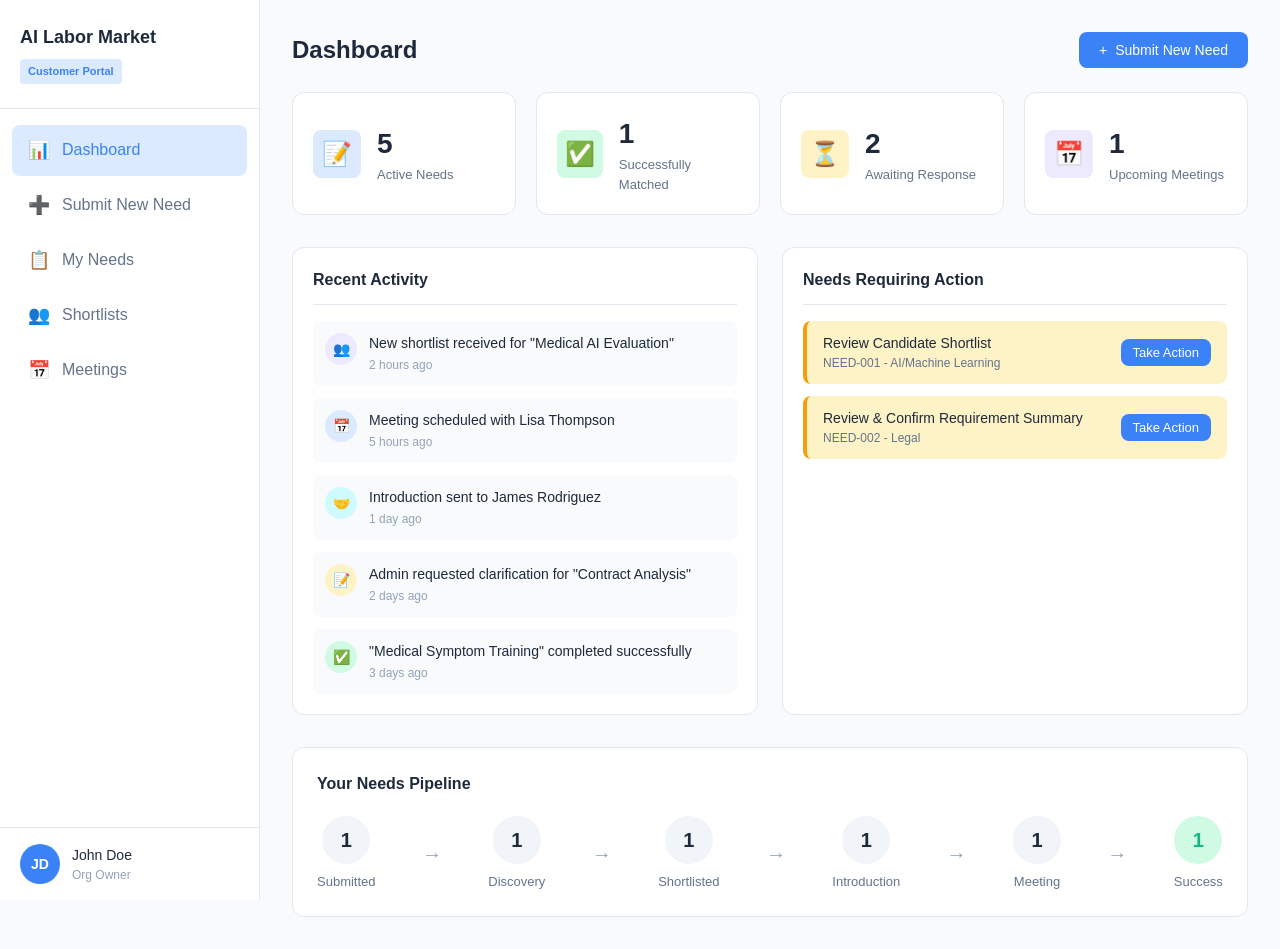
<file: customer.html>
<!DOCTYPE html>
<html lang="en">
<head>
    <meta charset="UTF-8">
    <meta name="viewport" content="width=device-width, initial-scale=1.0">
    <title>Customer Portal - AI Labor Market</title>
    <link rel="stylesheet" href="customer-styles.css">
</head>
<body>
    <div class="app-container">
        <!-- Sidebar Navigation -->
        <aside class="sidebar">
            <div class="sidebar-header">
                <h1 class="logo">AI Labor Market</h1>
                <span class="portal-badge">Customer Portal</span>
            </div>

            <nav class="sidebar-nav">
                <a href="#" class="nav-item active" data-view="dashboard">
                    <span class="nav-icon">📊</span>
                    <span>Dashboard</span>
                </a>
                <a href="#" class="nav-item" data-view="submit-need">
                    <span class="nav-icon">➕</span>
                    <span>Submit New Need</span>
                </a>
                <a href="#" class="nav-item" data-view="my-needs">
                    <span class="nav-icon">📋</span>
                    <span>My Needs</span>
                </a>
                <a href="#" class="nav-item" data-view="shortlists">
                    <span class="nav-icon">👥</span>
                    <span>Shortlists</span>
                </a>
                <a href="#" class="nav-item" data-view="meetings">
                    <span class="nav-icon">📅</span>
                    <span>Meetings</span>
                </a>
            </nav>

            <div class="sidebar-footer">
                <div class="user-info">
                    <div class="user-avatar">JD</div>
                    <div class="user-details">
                        <span class="user-name">John Doe</span>
                        <span class="user-role">Org Owner</span>
                    </div>
                </div>
            </div>
        </aside>

        <!-- Main Content Area -->
        <main class="main-content">
            <!-- Dashboard View -->
            <section id="dashboard-view" class="view active">
                <div class="view-header">
                    <h2>Dashboard</h2>
                    <button class="btn btn-primary" onclick="showView('submit-need')">
                        <span>+</span> Submit New Need
                    </button>
                </div>

                <div class="stats-grid">
                    <div class="stat-card">
                        <div class="stat-icon blue">📝</div>
                        <div class="stat-content">
                            <span class="stat-value" id="stat-active">3</span>
                            <span class="stat-label">Active Needs</span>
                        </div>
                    </div>
                    <div class="stat-card">
                        <div class="stat-icon green">✅</div>
                        <div class="stat-content">
                            <span class="stat-value" id="stat-matched">5</span>
                            <span class="stat-label">Successfully Matched</span>
                        </div>
                    </div>
                    <div class="stat-card">
                        <div class="stat-icon orange">⏳</div>
                        <div class="stat-content">
                            <span class="stat-value" id="stat-pending">2</span>
                            <span class="stat-label">Awaiting Response</span>
                        </div>
                    </div>
                    <div class="stat-card">
                        <div class="stat-icon purple">📅</div>
                        <div class="stat-content">
                            <span class="stat-value" id="stat-meetings">1</span>
                            <span class="stat-label">Upcoming Meetings</span>
                        </div>
                    </div>
                </div>

                <div class="dashboard-grid">
                    <div class="dashboard-section">
                        <h3>Recent Activity</h3>
                        <div class="activity-list" id="activity-list">
                            <!-- Populated by JavaScript -->
                        </div>
                    </div>

                    <div class="dashboard-section">
                        <h3>Needs Requiring Action</h3>
                        <div class="action-items" id="action-items">
                            <!-- Populated by JavaScript -->
                        </div>
                    </div>
                </div>

                <!-- Workflow Status Overview -->
                <div class="workflow-overview">
                    <h3>Your Needs Pipeline</h3>
                    <div class="pipeline-stages">
                        <div class="pipeline-stage">
                            <div class="stage-count" id="pipeline-submitted">1</div>
                            <div class="stage-label">Submitted</div>
                        </div>
                        <div class="pipeline-arrow">→</div>
                        <div class="pipeline-stage">
                            <div class="stage-count" id="pipeline-discovery">1</div>
                            <div class="stage-label">Discovery</div>
                        </div>
                        <div class="pipeline-arrow">→</div>
                        <div class="pipeline-stage">
                            <div class="stage-count" id="pipeline-shortlisted">2</div>
                            <div class="stage-label">Shortlisted</div>
                        </div>
                        <div class="pipeline-arrow">→</div>
                        <div class="pipeline-stage">
                            <div class="stage-count" id="pipeline-intro">1</div>
                            <div class="stage-label">Introduction</div>
                        </div>
                        <div class="pipeline-arrow">→</div>
                        <div class="pipeline-stage">
                            <div class="stage-count" id="pipeline-meeting">1</div>
                            <div class="stage-label">Meeting</div>
                        </div>
                        <div class="pipeline-arrow">→</div>
                        <div class="pipeline-stage success">
                            <div class="stage-count" id="pipeline-success">5</div>
                            <div class="stage-label">Success</div>
                        </div>
                    </div>
                </div>
            </section>

            <!-- Submit Need View (C1) -->
            <section id="submit-need-view" class="view">
                <div class="view-header">
                    <h2>Submit New Need</h2>
                    <span class="header-subtitle">Fill out the form below to submit your requirements (3-5 minutes)</span>
                </div>

                <form id="need-form" class="need-form">
                    <div class="form-section">
                        <h3>Basic Information</h3>

                        <div class="form-group">
                            <label for="domain-area">Domain Area <span class="required">*</span></label>
                            <select id="domain-area" name="domain_area" required>
                                <option value="">Select domain...</option>
                                <option value="legal">Legal</option>
                                <option value="finance">Finance</option>
                                <option value="medical">Medical/Healthcare</option>
                                <option value="engineering">Engineering</option>
                                <option value="education">Education</option>
                                <option value="operations">Operations</option>
                                <option value="ai-ml">AI/Machine Learning</option>
                                <option value="cybersecurity">Cybersecurity</option>
                                <option value="data-science">Data Science</option>
                                <option value="other">Other</option>
                            </select>
                        </div>

                        <div class="form-group">
                            <label for="task-type">Task Type <span class="required">*</span></label>
                            <select id="task-type" name="task_type" required>
                                <option value="">Select task type...</option>
                                <option value="review">Data Review / Annotation</option>
                                <option value="consulting">Expert Consulting</option>
                                <option value="writing">Content Writing / Generation</option>
                                <option value="redteam">Red Team / Adversarial Testing</option>
                                <option value="evaluation">Model Evaluation</option>
                                <option value="training">Training Data Creation</option>
                                <option value="other">Other</option>
                            </select>
                        </div>

                        <div class="form-group full-width">
                            <label for="task-description">Task Description <span class="required">*</span></label>
                            <textarea id="task-description" name="task_description" rows="4"
                                placeholder="Describe what you need the expert to do. Include specific goals, deliverables, and any quantitative targets." required></textarea>
                        </div>

                        <div class="form-group">
                            <label for="expert-count">Number of Experts Needed <span class="required">*</span></label>
                            <input type="number" id="expert-count" name="expert_count" min="1" max="50" value="1" required>
                        </div>
                    </div>

                    <div class="form-section">
                        <h3>Time & Budget</h3>

                        <div class="form-group">
                            <label for="intensity">Hours Per Week <span class="required">*</span></label>
                            <select id="intensity" name="intensity_hours_per_week" required>
                                <option value="">Select intensity...</option>
                                <option value="1-5">1-5 hours/week</option>
                                <option value="5-10">5-10 hours/week</option>
                                <option value="10-20">10-20 hours/week</option>
                                <option value="20-40">20-40 hours/week (Full-time)</option>
                                <option value="40+">40+ hours/week</option>
                            </select>
                        </div>

                        <div class="form-group">
                            <label for="start-date">Start Date <span class="required">*</span></label>
                            <input type="date" id="start-date" name="start_date" required>
                        </div>

                        <div class="form-group">
                            <label for="duration">Expected Duration <span class="required">*</span></label>
                            <select id="duration" name="duration" required>
                                <option value="">Select duration...</option>
                                <option value="1-week">Less than 1 week</option>
                                <option value="1-2-weeks">1-2 weeks</option>
                                <option value="2-4-weeks">2-4 weeks</option>
                                <option value="1-3-months">1-3 months</option>
                                <option value="3-6-months">3-6 months</option>
                                <option value="6+-months">6+ months</option>
                                <option value="ongoing">Ongoing/Indefinite</option>
                            </select>
                        </div>

                        <div class="form-group">
                            <label for="budget-range">Budget Range (USD/hour) <span class="required">*</span></label>
                            <select id="budget-range" name="budget_range" required>
                                <option value="">Select budget range...</option>
                                <option value="20-50">$20-50/hour</option>
                                <option value="50-100">$50-100/hour</option>
                                <option value="100-150">$100-150/hour</option>
                                <option value="150-200">$150-200/hour</option>
                                <option value="200-300">$200-300/hour</option>
                                <option value="300+">$300+/hour</option>
                                <option value="negotiable">Negotiable</option>
                            </select>
                        </div>
                    </div>

                    <div class="form-section">
                        <h3>Requirements</h3>

                        <div class="form-group">
                            <label for="language-req">Language Requirements <span class="required">*</span></label>
                            <select id="language-req" name="language_requirement" required>
                                <option value="">Select language...</option>
                                <option value="english-native">English (Native)</option>
                                <option value="english-fluent">English (Fluent)</option>
                                <option value="chinese-native">Chinese (Native)</option>
                                <option value="chinese-fluent">Chinese (Fluent)</option>
                                <option value="bilingual">Bilingual (English & Chinese)</option>
                                <option value="other">Other (specify in description)</option>
                            </select>
                        </div>

                        <div class="form-group full-width">
                            <label for="must-have">Must-Have Skills/Qualifications</label>
                            <textarea id="must-have" name="must_have" rows="2"
                                placeholder="List essential requirements (e.g., 'PhD in relevant field', '5+ years industry experience')"></textarea>
                        </div>

                        <div class="form-group full-width">
                            <label for="nice-to-have">Nice-to-Have Skills</label>
                            <textarea id="nice-to-have" name="nice_to_have" rows="2"
                                placeholder="List preferred but not required qualifications"></textarea>
                        </div>

                        <div class="form-group full-width">
                            <label for="forbidden">Exclusions/Restrictions</label>
                            <textarea id="forbidden" name="forbidden" rows="2"
                                placeholder="Any conflicts of interest or restrictions (e.g., 'No current employees of competitor X')"></textarea>
                        </div>
                    </div>

                    <div class="form-section">
                        <h3>Additional Information (Optional)</h3>

                        <div class="form-group">
                            <label for="company-stage">Company Stage</label>
                            <select id="company-stage" name="customer_company_stage">
                                <option value="">Select stage...</option>
                                <option value="pre-seed">Pre-seed</option>
                                <option value="seed">Seed</option>
                                <option value="series-a">Series A</option>
                                <option value="series-b">Series B</option>
                                <option value="series-c+">Series C+</option>
                                <option value="enterprise">Enterprise</option>
                                <option value="research">Research Institution</option>
                            </select>
                        </div>

                        <div class="form-group">
                            <label for="stakeholder-role">Your Role</label>
                            <select id="stakeholder-role" name="stakeholder_role">
                                <option value="">Select role...</option>
                                <option value="founder">Founder/CEO</option>
                                <option value="cto">CTO/Technical Lead</option>
                                <option value="pm">Product Manager</option>
                                <option value="researcher">Researcher</option>
                                <option value="poc-owner">PoC Owner</option>
                                <option value="other">Other</option>
                            </select>
                        </div>

                        <div class="form-group full-width">
                            <label for="compliance">Compliance Constraints</label>
                            <textarea id="compliance" name="compliance_constraints" rows="2"
                                placeholder="Any data privacy, security, or compliance requirements (e.g., 'NDA required', 'No access to production data')"></textarea>
                        </div>
                    </div>

                    <div class="form-actions">
                        <button type="button" class="btn btn-secondary" onclick="saveDraft()">Save as Draft</button>
                        <button type="submit" class="btn btn-primary">Submit Need</button>
                    </div>
                </form>
            </section>

            <!-- My Needs View -->
            <section id="my-needs-view" class="view">
                <div class="view-header">
                    <h2>My Needs</h2>
                    <div class="header-actions">
                        <div class="filter-group">
                            <select id="needs-status-filter">
                                <option value="all">All Status</option>
                                <option value="submitted">Submitted</option>
                                <option value="discovery">Discovery</option>
                                <option value="shortlisted">Shortlisted</option>
                                <option value="intro">Introduction</option>
                                <option value="closed">Closed</option>
                            </select>
                        </div>
                        <button class="btn btn-primary" onclick="showView('submit-need')">
                            <span>+</span> New Need
                        </button>
                    </div>
                </div>

                <div class="needs-list" id="needs-list">
                    <!-- Populated by JavaScript -->
                </div>
            </section>

            <!-- Shortlists View (C3) -->
            <section id="shortlists-view" class="view">
                <div class="view-header">
                    <h2>Candidate Shortlists</h2>
                    <span class="header-subtitle">Review matched candidates and request introductions</span>
                </div>

                <div class="shortlist-container" id="shortlist-container">
                    <!-- Populated by JavaScript -->
                </div>
            </section>

            <!-- Meetings View (C4) -->
            <section id="meetings-view" class="view">
                <div class="view-header">
                    <h2>Meetings & Introductions</h2>
                    <span class="header-subtitle">Track your introductions and scheduled meetings</span>
                </div>

                <div class="meetings-tabs">
                    <button class="tab-btn active" data-tab="pending-intro">Pending Introductions</button>
                    <button class="tab-btn" data-tab="scheduled">Scheduled Meetings</button>
                    <button class="tab-btn" data-tab="completed">Completed</button>
                </div>

                <div class="meetings-content" id="meetings-content">
                    <!-- Populated by JavaScript -->
                </div>
            </section>

            <!-- Need Detail Modal -->
            <div id="need-detail-modal" class="modal">
                <div class="modal-content large">
                    <div class="modal-header">
                        <h3 id="modal-need-title">Need Details</h3>
                        <button class="modal-close" onclick="closeModal('need-detail-modal')">&times;</button>
                    </div>
                    <div class="modal-body" id="modal-need-body">
                        <!-- Populated by JavaScript -->
                    </div>
                </div>
            </div>

            <!-- Discovery/Clarification Modal (C2) -->
            <div id="discovery-modal" class="modal">
                <div class="modal-content">
                    <div class="modal-header">
                        <h3>Need Clarification</h3>
                        <button class="modal-close" onclick="closeModal('discovery-modal')">&times;</button>
                    </div>
                    <div class="modal-body">
                        <div class="discovery-content">
                            <div class="admin-summary">
                                <h4>Requirement Summary (from Admin)</h4>
                                <div id="admin-summary-content" class="summary-box">
                                    <!-- Populated by JavaScript -->
                                </div>
                            </div>
                            <div class="customer-response">
                                <h4>Your Response</h4>
                                <div class="response-options">
                                    <label class="radio-option">
                                        <input type="radio" name="discovery-response" value="confirm">
                                        <span>Confirm - Summary is accurate</span>
                                    </label>
                                    <label class="radio-option">
                                        <input type="radio" name="discovery-response" value="modify">
                                        <span>Modify - I have corrections/additions</span>
                                    </label>
                                </div>
                                <div id="modification-section" class="hidden">
                                    <label for="modifications">Please describe your corrections:</label>
                                    <textarea id="modifications" rows="4" placeholder="Enter your corrections or additional details..."></textarea>
                                </div>
                            </div>
                        </div>
                    </div>
                    <div class="modal-footer">
                        <button class="btn btn-secondary" onclick="closeModal('discovery-modal')">Cancel</button>
                        <button class="btn btn-primary" onclick="submitDiscoveryResponse()">Submit Response</button>
                    </div>
                </div>
            </div>

            <!-- Candidate Detail Modal -->
            <div id="candidate-modal" class="modal">
                <div class="modal-content">
                    <div class="modal-header">
                        <h3>Candidate Profile</h3>
                        <button class="modal-close" onclick="closeModal('candidate-modal')">&times;</button>
                    </div>
                    <div class="modal-body" id="candidate-modal-body">
                        <!-- Populated by JavaScript -->
                    </div>
                    <div class="modal-footer">
                        <button class="btn btn-secondary" onclick="closeModal('candidate-modal')">Close</button>
                        <button class="btn btn-primary" id="request-intro-btn" onclick="requestIntroduction()">Request Introduction</button>
                    </div>
                </div>
            </div>

            <!-- Replacement Modal (C6) -->
            <div id="replacement-modal" class="modal">
                <div class="modal-content">
                    <div class="modal-header">
                        <h3>Stop & Request Replacement</h3>
                        <button class="modal-close" onclick="closeModal('replacement-modal')">&times;</button>
                    </div>
                    <div class="modal-body">
                        <p>You are about to stop the current match and request a replacement candidate.</p>

                        <div class="form-group">
                            <label for="stop-reason">Reason for Stopping <span class="required">*</span></label>
                            <select id="stop-reason" required>
                                <option value="">Select reason...</option>
                                <option value="budget">Budget mismatch</option>
                                <option value="time">Availability/Time conflict</option>
                                <option value="skill">Skill mismatch</option>
                                <option value="language">Language proficiency</option>
                                <option value="slow_response">Slow response time</option>
                                <option value="expectation_mismatch">Expectation mismatch</option>
                                <option value="other">Other</option>
                            </select>
                        </div>

                        <div class="form-group">
                            <label for="stop-details">Additional Details</label>
                            <textarea id="stop-details" rows="3" placeholder="Provide any additional context..."></textarea>
                        </div>
                    </div>
                    <div class="modal-footer">
                        <button class="btn btn-secondary" onclick="closeModal('replacement-modal')">Cancel</button>
                        <button class="btn btn-danger" onclick="confirmReplacement()">Stop & Request Replacement</button>
                    </div>
                </div>
            </div>

            <!-- Close Need Modal (C7) -->
            <div id="close-modal" class="modal">
                <div class="modal-content">
                    <div class="modal-header">
                        <h3>Close Need</h3>
                        <button class="modal-close" onclick="closeModal('close-modal')">&times;</button>
                    </div>
                    <div class="modal-body">
                        <div class="form-group">
                            <label for="close-type">Close Type <span class="required">*</span></label>
                            <select id="close-type" required>
                                <option value="">Select type...</option>
                                <option value="success">Success - Cooperation started</option>
                                <option value="fail">Failed - Could not find match</option>
                                <option value="pause">Paused - Will revisit later</option>
                            </select>
                        </div>

                        <div id="fail-reason-section" class="hidden">
                            <div class="form-group">
                                <label for="fail-reason">Reason for Failure</label>
                                <select id="fail-reason">
                                    <option value="">Select reason...</option>
                                    <option value="no-suitable-candidates">No suitable candidates</option>
                                    <option value="budget-constraints">Budget constraints</option>
                                    <option value="timeline-change">Timeline changed</option>
                                    <option value="requirements-change">Requirements changed significantly</option>
                                    <option value="internal-decision">Internal decision</option>
                                    <option value="other">Other</option>
                                </select>
                            </div>
                        </div>

                        <div class="form-group">
                            <label for="close-notes">Notes</label>
                            <textarea id="close-notes" rows="3" placeholder="Any additional notes for closing this need..."></textarea>
                        </div>
                    </div>
                    <div class="modal-footer">
                        <button class="btn btn-secondary" onclick="closeModal('close-modal')">Cancel</button>
                        <button class="btn btn-primary" onclick="confirmCloseNeed()">Close Need</button>
                    </div>
                </div>
            </div>

            <!-- Success Toast -->
            <div id="toast" class="toast hidden">
                <span id="toast-message"></span>
            </div>
        </main>
    </div>

    <script src="customer-script.js"></script>
</body>
</html>
</file>
<file: customer-styles.css>
/* CSS Variables */
:root {
    --primary-color: #3b82f6;
    --primary-hover: #2563eb;
    --primary-light: #dbeafe;
    --success-color: #10b981;
    --success-light: #d1fae5;
    --warning-color: #f59e0b;
    --warning-light: #fef3c7;
    --danger-color: #ef4444;
    --danger-light: #fee2e2;
    --purple-color: #8b5cf6;
    --purple-light: #ede9fe;

    --text-primary: #1e293b;
    --text-secondary: #64748b;
    --text-muted: #94a3b8;

    --bg-primary: #ffffff;
    --bg-secondary: #f8fafc;
    --bg-tertiary: #f1f5f9;

    --border-color: #e2e8f0;
    --border-radius: 8px;
    --border-radius-lg: 12px;

    --shadow-sm: 0 1px 2px rgba(0, 0, 0, 0.05);
    --shadow-md: 0 4px 6px -1px rgba(0, 0, 0, 0.1);
    --shadow-lg: 0 10px 15px -3px rgba(0, 0, 0, 0.1);

    --sidebar-width: 260px;
    --transition: all 0.2s ease;
}

/* Reset & Base */
* {
    margin: 0;
    padding: 0;
    box-sizing: border-box;
}

body {
    font-family: -apple-system, BlinkMacSystemFont, 'Segoe UI', Roboto, 'Helvetica Neue', Arial, sans-serif;
    background-color: var(--bg-secondary);
    color: var(--text-primary);
    line-height: 1.5;
}

/* App Container */
.app-container {
    display: flex;
    min-height: 100vh;
}

/* Sidebar */
.sidebar {
    width: var(--sidebar-width);
    background: var(--bg-primary);
    border-right: 1px solid var(--border-color);
    display: flex;
    flex-direction: column;
    position: fixed;
    height: 100vh;
    z-index: 100;
}

.sidebar-header {
    padding: 24px 20px;
    border-bottom: 1px solid var(--border-color);
}

.logo {
    font-size: 18px;
    font-weight: 700;
    color: var(--text-primary);
}

.portal-badge {
    display: inline-block;
    background: var(--primary-light);
    color: var(--primary-color);
    font-size: 11px;
    font-weight: 600;
    padding: 4px 8px;
    border-radius: 4px;
    margin-top: 8px;
}

.sidebar-nav {
    flex: 1;
    padding: 16px 12px;
}

.nav-item {
    display: flex;
    align-items: center;
    gap: 12px;
    padding: 12px 16px;
    color: var(--text-secondary);
    text-decoration: none;
    border-radius: var(--border-radius);
    margin-bottom: 4px;
    transition: var(--transition);
}

.nav-item:hover {
    background: var(--bg-tertiary);
    color: var(--text-primary);
}

.nav-item.active {
    background: var(--primary-light);
    color: var(--primary-color);
    font-weight: 500;
}

.nav-icon {
    font-size: 18px;
}

.sidebar-footer {
    padding: 16px 20px;
    border-top: 1px solid var(--border-color);
}

.user-info {
    display: flex;
    align-items: center;
    gap: 12px;
}

.user-avatar {
    width: 40px;
    height: 40px;
    background: var(--primary-color);
    color: white;
    border-radius: 50%;
    display: flex;
    align-items: center;
    justify-content: center;
    font-weight: 600;
    font-size: 14px;
}

.user-details {
    display: flex;
    flex-direction: column;
}

.user-name {
    font-weight: 500;
    font-size: 14px;
}

.user-role {
    font-size: 12px;
    color: var(--text-muted);
}

/* Main Content */
.main-content {
    flex: 1;
    margin-left: var(--sidebar-width);
    padding: 32px;
    min-height: 100vh;
}

/* Views */
.view {
    display: none;
}

.view.active {
    display: block;
    animation: fadeIn 0.3s ease;
}

@keyframes fadeIn {
    from {
        opacity: 0;
        transform: translateY(10px);
    }
    to {
        opacity: 1;
        transform: translateY(0);
    }
}

/* View Header */
.view-header {
    display: flex;
    justify-content: space-between;
    align-items: center;
    margin-bottom: 24px;
}

.view-header h2 {
    font-size: 24px;
    font-weight: 600;
}

.header-subtitle {
    font-size: 14px;
    color: var(--text-secondary);
    display: block;
    margin-top: 4px;
}

.header-actions {
    display: flex;
    align-items: center;
    gap: 12px;
}

/* Buttons */
.btn {
    display: inline-flex;
    align-items: center;
    gap: 8px;
    padding: 10px 20px;
    font-size: 14px;
    font-weight: 500;
    border: none;
    border-radius: var(--border-radius);
    cursor: pointer;
    transition: var(--transition);
}

.btn-primary {
    background: var(--primary-color);
    color: white;
}

.btn-primary:hover {
    background: var(--primary-hover);
}

.btn-secondary {
    background: var(--bg-tertiary);
    color: var(--text-primary);
}

.btn-secondary:hover {
    background: var(--border-color);
}

.btn-success {
    background: var(--success-color);
    color: white;
}

.btn-success:hover {
    background: #059669;
}

.btn-danger {
    background: var(--danger-color);
    color: white;
}

.btn-danger:hover {
    background: #dc2626;
}

.btn-outline {
    background: transparent;
    border: 1px solid var(--border-color);
    color: var(--text-secondary);
}

.btn-outline:hover {
    background: var(--bg-tertiary);
    border-color: var(--text-secondary);
}

.btn-sm {
    padding: 6px 12px;
    font-size: 13px;
}

/* Stats Grid */
.stats-grid {
    display: grid;
    grid-template-columns: repeat(4, 1fr);
    gap: 20px;
    margin-bottom: 32px;
}

.stat-card {
    background: var(--bg-primary);
    border: 1px solid var(--border-color);
    border-radius: var(--border-radius-lg);
    padding: 20px;
    display: flex;
    align-items: center;
    gap: 16px;
}

.stat-icon {
    width: 48px;
    height: 48px;
    border-radius: var(--border-radius);
    display: flex;
    align-items: center;
    justify-content: center;
    font-size: 24px;
}

.stat-icon.blue {
    background: var(--primary-light);
}

.stat-icon.green {
    background: var(--success-light);
}

.stat-icon.orange {
    background: var(--warning-light);
}

.stat-icon.purple {
    background: var(--purple-light);
}

.stat-content {
    display: flex;
    flex-direction: column;
}

.stat-value {
    font-size: 28px;
    font-weight: 700;
    color: var(--text-primary);
}

.stat-label {
    font-size: 13px;
    color: var(--text-secondary);
}

/* Dashboard Grid */
.dashboard-grid {
    display: grid;
    grid-template-columns: 1fr 1fr;
    gap: 24px;
    margin-bottom: 32px;
}

.dashboard-section {
    background: var(--bg-primary);
    border: 1px solid var(--border-color);
    border-radius: var(--border-radius-lg);
    padding: 20px;
}

.dashboard-section h3 {
    font-size: 16px;
    font-weight: 600;
    margin-bottom: 16px;
    padding-bottom: 12px;
    border-bottom: 1px solid var(--border-color);
}

/* Activity List */
.activity-list {
    display: flex;
    flex-direction: column;
    gap: 12px;
}

.activity-item {
    display: flex;
    align-items: flex-start;
    gap: 12px;
    padding: 12px;
    background: var(--bg-secondary);
    border-radius: var(--border-radius);
}

.activity-icon {
    width: 32px;
    height: 32px;
    border-radius: 50%;
    display: flex;
    align-items: center;
    justify-content: center;
    font-size: 14px;
    flex-shrink: 0;
}

.activity-content {
    flex: 1;
}

.activity-text {
    font-size: 14px;
    color: var(--text-primary);
}

.activity-time {
    font-size: 12px;
    color: var(--text-muted);
    margin-top: 2px;
}

/* Action Items */
.action-items {
    display: flex;
    flex-direction: column;
    gap: 12px;
}

.action-item {
    display: flex;
    align-items: center;
    justify-content: space-between;
    padding: 12px 16px;
    background: var(--warning-light);
    border-radius: var(--border-radius);
    border-left: 4px solid var(--warning-color);
}

.action-item-content {
    display: flex;
    flex-direction: column;
}

.action-item-title {
    font-size: 14px;
    font-weight: 500;
}

.action-item-desc {
    font-size: 12px;
    color: var(--text-secondary);
}

/* Workflow Overview / Pipeline */
.workflow-overview {
    background: var(--bg-primary);
    border: 1px solid var(--border-color);
    border-radius: var(--border-radius-lg);
    padding: 24px;
}

.workflow-overview h3 {
    font-size: 16px;
    font-weight: 600;
    margin-bottom: 20px;
}

.pipeline-stages {
    display: flex;
    align-items: center;
    justify-content: space-between;
}

.pipeline-stage {
    display: flex;
    flex-direction: column;
    align-items: center;
    gap: 8px;
}

.stage-count {
    width: 48px;
    height: 48px;
    background: var(--bg-tertiary);
    border-radius: 50%;
    display: flex;
    align-items: center;
    justify-content: center;
    font-size: 20px;
    font-weight: 700;
    color: var(--text-primary);
}

.pipeline-stage.success .stage-count {
    background: var(--success-light);
    color: var(--success-color);
}

.stage-label {
    font-size: 13px;
    color: var(--text-secondary);
}

.pipeline-arrow {
    color: var(--text-muted);
    font-size: 20px;
}

/* Form Styles */
.need-form {
    background: var(--bg-primary);
    border: 1px solid var(--border-color);
    border-radius: var(--border-radius-lg);
    padding: 24px;
}

.form-section {
    margin-bottom: 32px;
}

.form-section:last-of-type {
    margin-bottom: 0;
}

.form-section h3 {
    font-size: 16px;
    font-weight: 600;
    color: var(--text-primary);
    margin-bottom: 16px;
    padding-bottom: 12px;
    border-bottom: 1px solid var(--border-color);
}

.form-section > div:not(.form-group) {
    display: grid;
    grid-template-columns: repeat(2, 1fr);
    gap: 20px;
}

.form-group {
    margin-bottom: 16px;
}

.form-group.full-width {
    grid-column: span 2;
}

.form-group label {
    display: block;
    font-size: 14px;
    font-weight: 500;
    color: var(--text-primary);
    margin-bottom: 6px;
}

.required {
    color: var(--danger-color);
}

.form-group input,
.form-group select,
.form-group textarea {
    width: 100%;
    padding: 10px 14px;
    font-size: 14px;
    border: 1px solid var(--border-color);
    border-radius: var(--border-radius);
    background: var(--bg-primary);
    color: var(--text-primary);
    transition: var(--transition);
}

.form-group input:focus,
.form-group select:focus,
.form-group textarea:focus {
    outline: none;
    border-color: var(--primary-color);
    box-shadow: 0 0 0 3px var(--primary-light);
}

.form-group textarea {
    resize: vertical;
    min-height: 80px;
}

.form-actions {
    display: flex;
    justify-content: flex-end;
    gap: 12px;
    padding-top: 24px;
    border-top: 1px solid var(--border-color);
    margin-top: 24px;
}

/* Filter Group */
.filter-group {
    display: flex;
    gap: 8px;
}

.filter-group select {
    padding: 8px 12px;
    font-size: 14px;
    border: 1px solid var(--border-color);
    border-radius: var(--border-radius);
    background: var(--bg-primary);
    cursor: pointer;
}

/* Needs List */
.needs-list {
    display: flex;
    flex-direction: column;
    gap: 16px;
}

.need-card {
    background: var(--bg-primary);
    border: 1px solid var(--border-color);
    border-radius: var(--border-radius-lg);
    padding: 20px;
    transition: var(--transition);
}

.need-card:hover {
    box-shadow: var(--shadow-md);
}

.need-card-header {
    display: flex;
    justify-content: space-between;
    align-items: flex-start;
    margin-bottom: 12px;
}

.need-card-title {
    font-size: 16px;
    font-weight: 600;
}

.need-card-id {
    font-size: 12px;
    color: var(--text-muted);
    margin-top: 4px;
}

.need-card-body {
    margin-bottom: 16px;
}

.need-card-description {
    font-size: 14px;
    color: var(--text-secondary);
    margin-bottom: 12px;
    display: -webkit-box;
    -webkit-line-clamp: 2;
    -webkit-box-orient: vertical;
    overflow: hidden;
}

.need-card-meta {
    display: flex;
    flex-wrap: wrap;
    gap: 16px;
}

.meta-item {
    display: flex;
    align-items: center;
    gap: 6px;
    font-size: 13px;
    color: var(--text-secondary);
}

.meta-icon {
    font-size: 14px;
}

.need-card-footer {
    display: flex;
    justify-content: space-between;
    align-items: center;
    padding-top: 16px;
    border-top: 1px solid var(--border-color);
}

.need-status {
    display: flex;
    align-items: center;
    gap: 8px;
}

.need-actions {
    display: flex;
    gap: 8px;
}

/* Status Badges */
.status-badge {
    display: inline-flex;
    align-items: center;
    gap: 6px;
    padding: 4px 12px;
    font-size: 12px;
    font-weight: 500;
    border-radius: 20px;
}

.status-badge.submitted {
    background: var(--primary-light);
    color: var(--primary-color);
}

.status-badge.discovery {
    background: var(--warning-light);
    color: #b45309;
}

.status-badge.shortlisted {
    background: var(--purple-light);
    color: var(--purple-color);
}

.status-badge.intro {
    background: #cffafe;
    color: #0891b2;
}

.status-badge.meeting {
    background: #fce7f3;
    color: #be185d;
}

.status-badge.decision {
    background: #fed7aa;
    color: #c2410c;
}

.status-badge.success {
    background: var(--success-light);
    color: var(--success-color);
}

.status-badge.closed {
    background: var(--bg-tertiary);
    color: var(--text-secondary);
}

.status-badge.failed {
    background: var(--danger-light);
    color: var(--danger-color);
}

.status-badge.paused {
    background: #e5e7eb;
    color: #6b7280;
}

.status-dot {
    width: 6px;
    height: 6px;
    border-radius: 50%;
    background: currentColor;
}

/* Shortlist View */
.shortlist-container {
    display: flex;
    flex-direction: column;
    gap: 24px;
}

.shortlist-card {
    background: var(--bg-primary);
    border: 1px solid var(--border-color);
    border-radius: var(--border-radius-lg);
    overflow: hidden;
}

.shortlist-header {
    display: flex;
    justify-content: space-between;
    align-items: center;
    padding: 20px;
    background: var(--bg-secondary);
    border-bottom: 1px solid var(--border-color);
}

.shortlist-title {
    font-size: 16px;
    font-weight: 600;
}

.shortlist-meta {
    font-size: 13px;
    color: var(--text-secondary);
    margin-top: 4px;
}

.shortlist-badge {
    display: inline-flex;
    align-items: center;
    gap: 4px;
    padding: 4px 10px;
    font-size: 12px;
    font-weight: 500;
    background: var(--purple-light);
    color: var(--purple-color);
    border-radius: 20px;
}

.candidate-list {
    padding: 20px;
    display: grid;
    grid-template-columns: repeat(auto-fill, minmax(300px, 1fr));
    gap: 16px;
}

.candidate-card {
    border: 1px solid var(--border-color);
    border-radius: var(--border-radius);
    padding: 16px;
    transition: var(--transition);
}

.candidate-card:hover {
    border-color: var(--primary-color);
    box-shadow: var(--shadow-sm);
}

.candidate-card.selected {
    border-color: var(--success-color);
    background: var(--success-light);
}

.candidate-header {
    display: flex;
    align-items: center;
    gap: 12px;
    margin-bottom: 12px;
}

.candidate-avatar {
    width: 48px;
    height: 48px;
    background: linear-gradient(135deg, var(--primary-color), var(--purple-color));
    color: white;
    border-radius: 50%;
    display: flex;
    align-items: center;
    justify-content: center;
    font-weight: 600;
    font-size: 18px;
}

.candidate-info {
    flex: 1;
}

.candidate-name {
    font-size: 15px;
    font-weight: 600;
}

.candidate-title {
    font-size: 13px;
    color: var(--text-secondary);
}

.candidate-match {
    background: var(--success-light);
    color: var(--success-color);
    padding: 4px 8px;
    border-radius: 4px;
    font-size: 12px;
    font-weight: 600;
}

.candidate-body {
    margin-bottom: 12px;
}

.candidate-tags {
    display: flex;
    flex-wrap: wrap;
    gap: 6px;
    margin-bottom: 8px;
}

.tag {
    display: inline-block;
    padding: 3px 8px;
    font-size: 11px;
    background: var(--bg-tertiary);
    color: var(--text-secondary);
    border-radius: 4px;
}

.candidate-summary {
    font-size: 13px;
    color: var(--text-secondary);
    display: -webkit-box;
    -webkit-line-clamp: 2;
    -webkit-box-orient: vertical;
    overflow: hidden;
}

.candidate-footer {
    display: flex;
    gap: 8px;
}

.candidate-footer .btn {
    flex: 1;
    justify-content: center;
}

/* Meetings View */
.meetings-tabs {
    display: flex;
    gap: 4px;
    margin-bottom: 24px;
    background: var(--bg-tertiary);
    padding: 4px;
    border-radius: var(--border-radius);
    width: fit-content;
}

.tab-btn {
    padding: 8px 16px;
    font-size: 14px;
    font-weight: 500;
    background: transparent;
    border: none;
    border-radius: 6px;
    cursor: pointer;
    color: var(--text-secondary);
    transition: var(--transition);
}

.tab-btn:hover {
    color: var(--text-primary);
}

.tab-btn.active {
    background: var(--bg-primary);
    color: var(--text-primary);
    box-shadow: var(--shadow-sm);
}

.meetings-content {
    display: flex;
    flex-direction: column;
    gap: 16px;
}

.meeting-card {
    background: var(--bg-primary);
    border: 1px solid var(--border-color);
    border-radius: var(--border-radius-lg);
    padding: 20px;
}

.meeting-card-header {
    display: flex;
    justify-content: space-between;
    align-items: flex-start;
    margin-bottom: 16px;
}

.meeting-info h4 {
    font-size: 16px;
    font-weight: 600;
    margin-bottom: 4px;
}

.meeting-need {
    font-size: 13px;
    color: var(--text-secondary);
}

.meeting-card-body {
    display: flex;
    gap: 24px;
    margin-bottom: 16px;
}

.meeting-detail {
    display: flex;
    align-items: center;
    gap: 8px;
    font-size: 14px;
}

.meeting-detail-icon {
    color: var(--text-muted);
}

.meeting-card-footer {
    display: flex;
    justify-content: space-between;
    align-items: center;
    padding-top: 16px;
    border-top: 1px solid var(--border-color);
}

/* Modal */
.modal {
    display: none;
    position: fixed;
    top: 0;
    left: 0;
    right: 0;
    bottom: 0;
    background: rgba(0, 0, 0, 0.5);
    z-index: 1000;
    align-items: center;
    justify-content: center;
    padding: 20px;
}

.modal.active {
    display: flex;
    animation: fadeIn 0.2s ease;
}

.modal-content {
    background: var(--bg-primary);
    border-radius: var(--border-radius-lg);
    width: 100%;
    max-width: 500px;
    max-height: 90vh;
    overflow: hidden;
    display: flex;
    flex-direction: column;
}

.modal-content.large {
    max-width: 800px;
}

.modal-header {
    display: flex;
    justify-content: space-between;
    align-items: center;
    padding: 20px;
    border-bottom: 1px solid var(--border-color);
}

.modal-header h3 {
    font-size: 18px;
    font-weight: 600;
}

.modal-close {
    width: 32px;
    height: 32px;
    display: flex;
    align-items: center;
    justify-content: center;
    background: var(--bg-tertiary);
    border: none;
    border-radius: 50%;
    font-size: 20px;
    cursor: pointer;
    color: var(--text-secondary);
    transition: var(--transition);
}

.modal-close:hover {
    background: var(--danger-light);
    color: var(--danger-color);
}

.modal-body {
    padding: 20px;
    overflow-y: auto;
    flex: 1;
}

.modal-footer {
    display: flex;
    justify-content: flex-end;
    gap: 12px;
    padding: 16px 20px;
    border-top: 1px solid var(--border-color);
    background: var(--bg-secondary);
}

/* Discovery Content */
.discovery-content {
    display: flex;
    flex-direction: column;
    gap: 20px;
}

.admin-summary h4,
.customer-response h4 {
    font-size: 14px;
    font-weight: 600;
    margin-bottom: 12px;
}

.summary-box {
    background: var(--bg-secondary);
    border: 1px solid var(--border-color);
    border-radius: var(--border-radius);
    padding: 16px;
    font-size: 14px;
}

.response-options {
    display: flex;
    flex-direction: column;
    gap: 12px;
}

.radio-option {
    display: flex;
    align-items: center;
    gap: 10px;
    padding: 12px 16px;
    border: 1px solid var(--border-color);
    border-radius: var(--border-radius);
    cursor: pointer;
    transition: var(--transition);
}

.radio-option:hover {
    border-color: var(--primary-color);
}

.radio-option input {
    accent-color: var(--primary-color);
}

#modification-section {
    margin-top: 16px;
}

#modification-section label {
    display: block;
    font-size: 14px;
    margin-bottom: 8px;
}

.hidden {
    display: none !important;
}

/* Toast */
.toast {
    position: fixed;
    bottom: 24px;
    right: 24px;
    background: var(--text-primary);
    color: white;
    padding: 12px 20px;
    border-radius: var(--border-radius);
    font-size: 14px;
    box-shadow: var(--shadow-lg);
    z-index: 2000;
    animation: slideUp 0.3s ease;
}

@keyframes slideUp {
    from {
        opacity: 0;
        transform: translateY(20px);
    }
    to {
        opacity: 1;
        transform: translateY(0);
    }
}

/* Need Detail Modal Content */
.need-detail {
    display: flex;
    flex-direction: column;
    gap: 24px;
}

.need-detail-section {
    border-bottom: 1px solid var(--border-color);
    padding-bottom: 20px;
}

.need-detail-section:last-child {
    border-bottom: none;
    padding-bottom: 0;
}

.need-detail-section h4 {
    font-size: 14px;
    font-weight: 600;
    color: var(--text-secondary);
    margin-bottom: 12px;
    text-transform: uppercase;
    letter-spacing: 0.5px;
}

.detail-grid {
    display: grid;
    grid-template-columns: repeat(2, 1fr);
    gap: 16px;
}

.detail-item {
    display: flex;
    flex-direction: column;
    gap: 4px;
}

.detail-label {
    font-size: 12px;
    color: var(--text-muted);
}

.detail-value {
    font-size: 14px;
    color: var(--text-primary);
}

/* Status Timeline */
.status-timeline {
    display: flex;
    flex-direction: column;
    gap: 0;
}

.timeline-item {
    display: flex;
    gap: 16px;
    position: relative;
}

.timeline-item::before {
    content: '';
    position: absolute;
    left: 11px;
    top: 24px;
    width: 2px;
    height: calc(100% - 8px);
    background: var(--border-color);
}

.timeline-item:last-child::before {
    display: none;
}

.timeline-dot {
    width: 24px;
    height: 24px;
    border-radius: 50%;
    background: var(--bg-tertiary);
    border: 2px solid var(--border-color);
    display: flex;
    align-items: center;
    justify-content: center;
    font-size: 12px;
    flex-shrink: 0;
    z-index: 1;
}

.timeline-item.completed .timeline-dot {
    background: var(--success-color);
    border-color: var(--success-color);
    color: white;
}

.timeline-item.current .timeline-dot {
    background: var(--primary-color);
    border-color: var(--primary-color);
    color: white;
    animation: pulse 2s infinite;
}

@keyframes pulse {
    0%, 100% {
        box-shadow: 0 0 0 0 rgba(59, 130, 246, 0.4);
    }
    50% {
        box-shadow: 0 0 0 8px rgba(59, 130, 246, 0);
    }
}

.timeline-content {
    padding-bottom: 24px;
    flex: 1;
}

.timeline-title {
    font-size: 14px;
    font-weight: 500;
    margin-bottom: 4px;
}

.timeline-date {
    font-size: 12px;
    color: var(--text-muted);
}

/* Responsive */
@media (max-width: 1200px) {
    .stats-grid {
        grid-template-columns: repeat(2, 1fr);
    }
}

@media (max-width: 992px) {
    .sidebar {
        transform: translateX(-100%);
    }

    .main-content {
        margin-left: 0;
    }

    .dashboard-grid {
        grid-template-columns: 1fr;
    }

    .detail-grid {
        grid-template-columns: 1fr;
    }
}

@media (max-width: 768px) {
    .stats-grid {
        grid-template-columns: 1fr;
    }

    .pipeline-stages {
        flex-wrap: wrap;
        justify-content: center;
        gap: 16px;
    }

    .pipeline-arrow {
        display: none;
    }

    .view-header {
        flex-direction: column;
        align-items: flex-start;
        gap: 16px;
    }

    .header-actions {
        width: 100%;
        justify-content: space-between;
    }

    .form-group.full-width {
        grid-column: span 1;
    }

    .need-form .form-section > div:not(.form-group) {
        grid-template-columns: 1fr;
    }

    .meeting-card-body {
        flex-direction: column;
        gap: 12px;
    }

    .candidate-list {
        grid-template-columns: 1fr;
    }
}

/* Empty State */
.empty-state {
    text-align: center;
    padding: 60px 20px;
    color: var(--text-secondary);
}

.empty-state-icon {
    font-size: 48px;
    margin-bottom: 16px;
}

.empty-state-title {
    font-size: 18px;
    font-weight: 600;
    margin-bottom: 8px;
    color: var(--text-primary);
}

.empty-state-desc {
    font-size: 14px;
    margin-bottom: 20px;
}

/* Round Badge */
.round-badge {
    display: inline-flex;
    align-items: center;
    gap: 4px;
    padding: 2px 8px;
    font-size: 11px;
    font-weight: 500;
    background: var(--bg-tertiary);
    color: var(--text-secondary);
    border-radius: 10px;
    margin-left: 8px;
}
</file>
